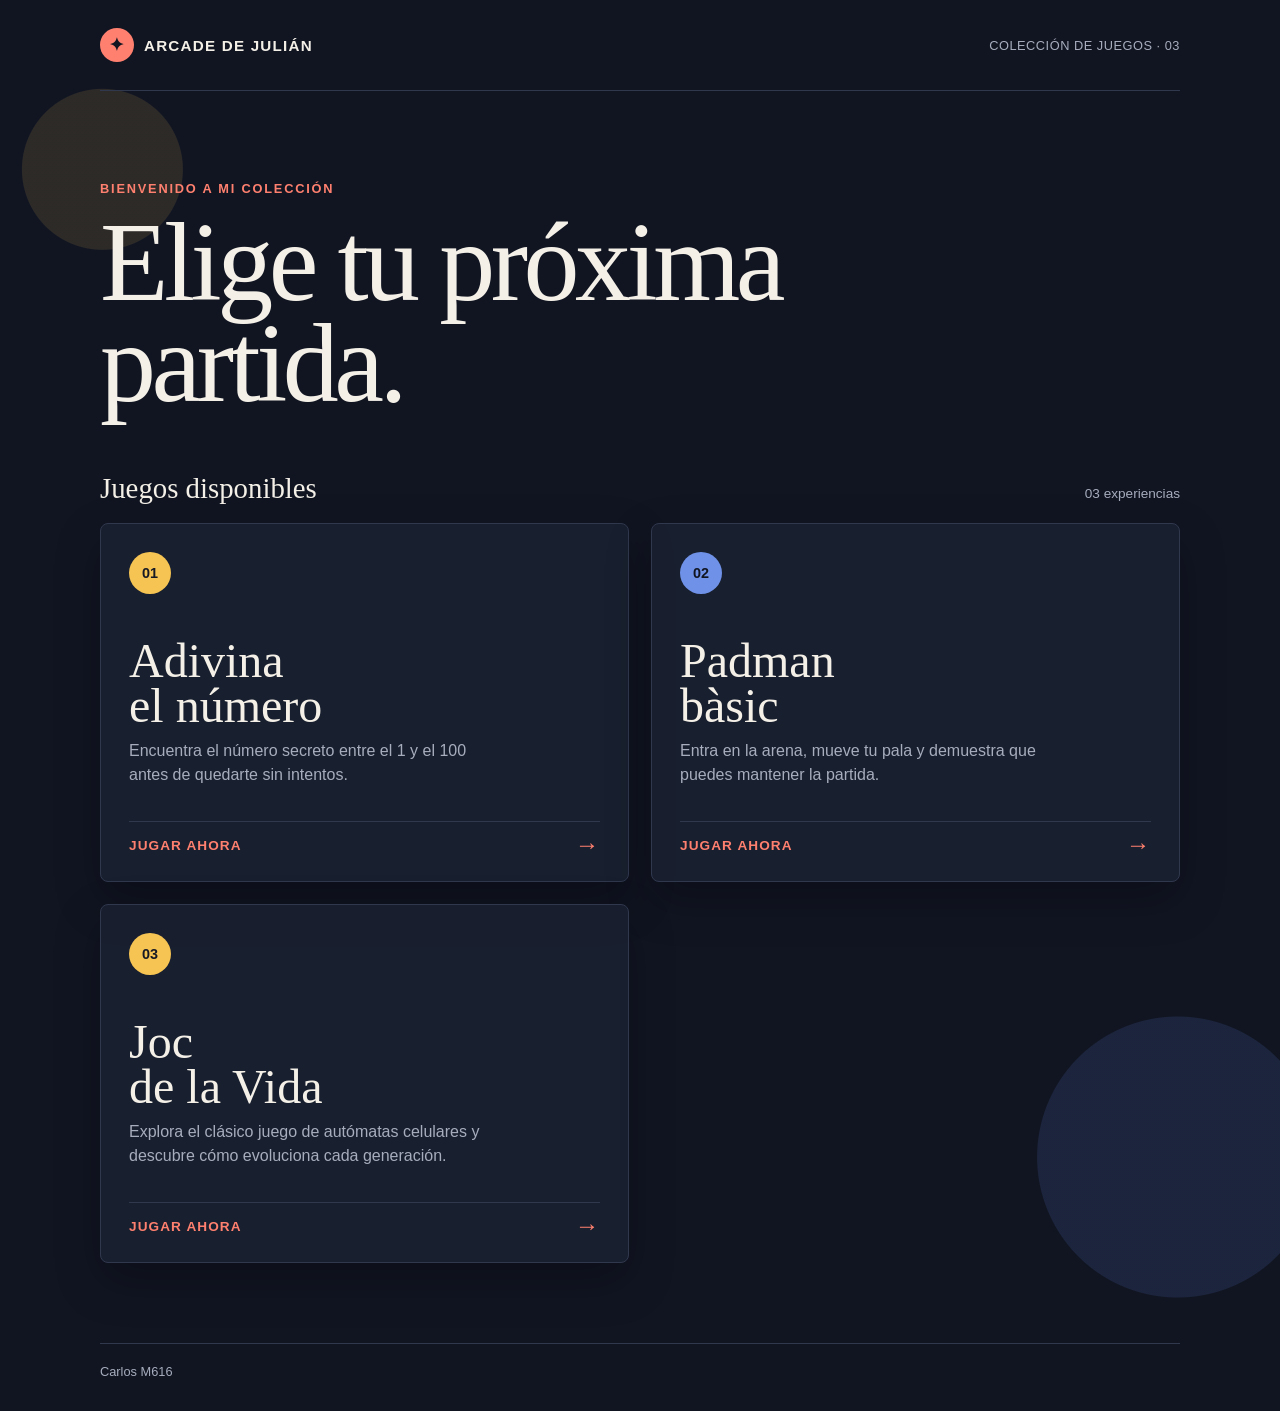
<file: index.html>
<!DOCTYPE html>
<html lang="es">
<head>
	<meta charset="UTF-8">
	<meta name="viewport" content="width=device-width, initial-scale=1.0">
	<meta name="description" content="Portal de juegos de Carlos">
	<title>Arcade de Julián</title>
	<link rel="stylesheet" href="styles/main.css">
</head>
<body>
	<header class="site-header">
		<a class="brand" href="./index.html" aria-label="Volver al inicio">
			<span class="brand-mark" aria-hidden="true">✦</span>
			Arcade de Julián
		</a>
		<span class="status">Colección de juegos · 03</span>
	</header>

	<main>
		<section class="intro" aria-labelledby="page-title">
			<p class="eyebrow">Bienvenido a mi colección</p>
			<h1 id="page-title">Elige tu próxima partida.</h1>
		</section>

		<section aria-labelledby="games-title">
			<div class="games-heading">
				<h2 id="games-title">Juegos disponibles</h2>
				<span class="games-count">03 experiencias</span>
			</div>

			<div class="game-grid">
				<a class="game-card" href="./Proyectos/Projecte%201.1%20-%20Adivina%20el%20n%C3%BAmero/index.html">
					<div>
						<span class="card-number">01</span>
						<h3>Adivina<br>el número</h3>
						<p>Encuentra el número secreto entre el 1 y el 100 antes de quedarte sin intentos.</p>
					</div>
					<div class="play-link">Jugar ahora <span aria-hidden="true">→</span></div>
				</a>

				<a class="game-card" href="./Proyectos/Projecte%201.2%20-%20Padman%20b%C3%A0sic/index.html">
					<div>
						<span class="card-number">02</span>
						<h3>Padman<br>bàsic</h3>
						<p>Entra en la arena, mueve tu pala y demuestra que puedes mantener la partida.</p>
					</div>
					<div class="play-link">Jugar ahora <span aria-hidden="true">→</span></div>
				</a>

				<a class="game-card" href="./Proyectos/Projecte%201.3%20-%20Joc%20de%20la%20Vida/index.html">
					<div>
						<span class="card-number">03</span>
						<h3>Joc<br>de la Vida</h3>
						<p>Explora el clásico juego de autómatas celulares y descubre cómo evoluciona cada generación.</p>
					</div>
					<div class="play-link">Jugar ahora <span aria-hidden="true">→</span></div>
				</a>
			</div>
		</section>
	</main>
    
	<footer>Carlos M616</footer>
</body>
</html>
</file>
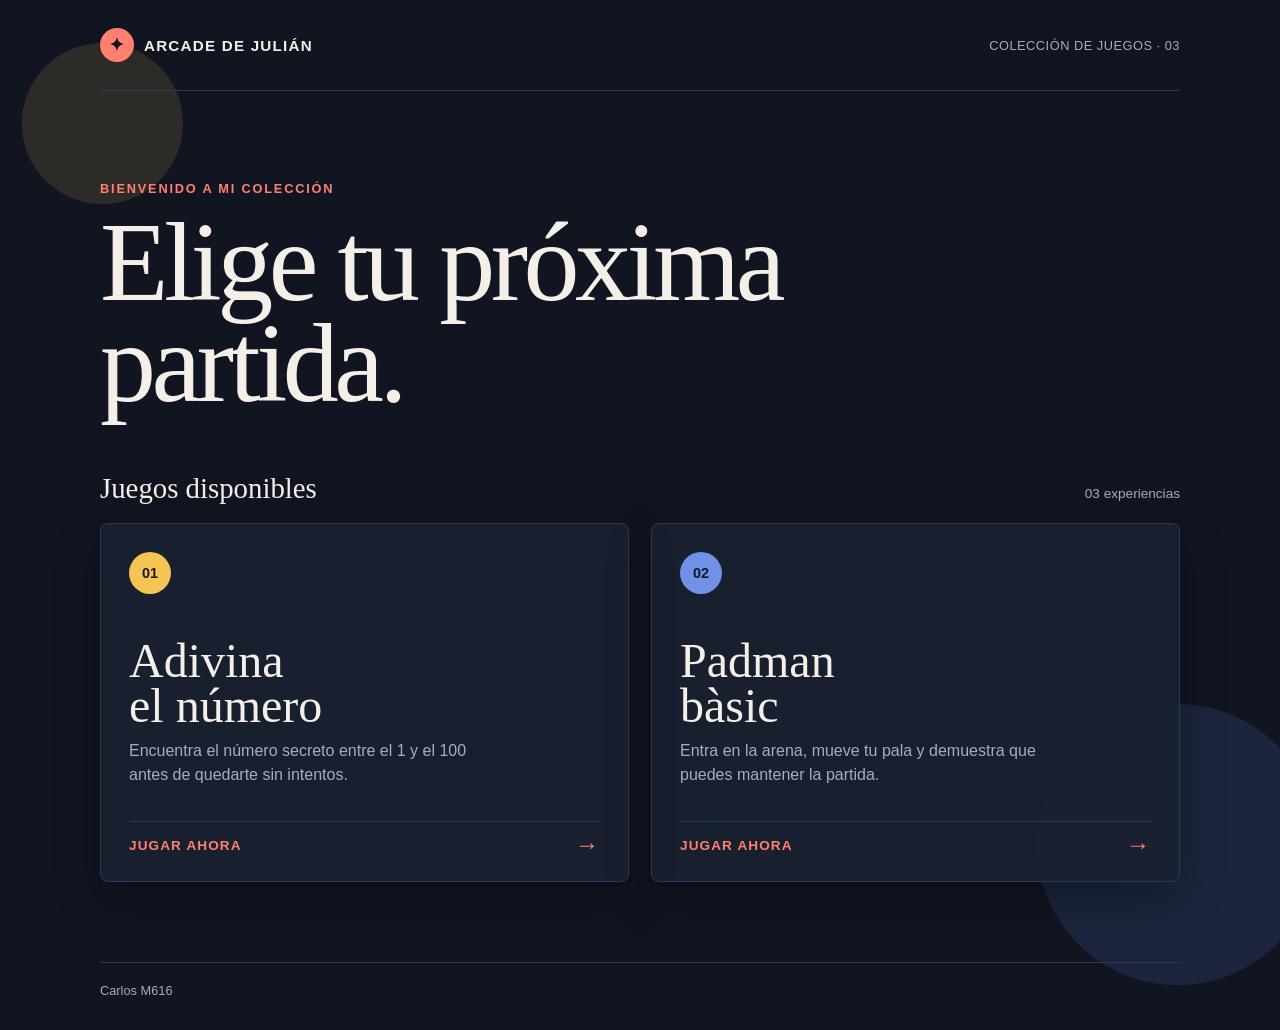
<file: Proyectos/index.html>
<!DOCTYPE html>
<html lang="es">
<head>
	<meta charset="UTF-8">
	<meta name="viewport" content="width=device-width, initial-scale=1.0">
	<meta name="description" content="Portal de juegos de Carlos">
	<title>Arcade de Julián</title>
	<link rel="stylesheet" href="styles/main.css">
</head>
<body>
	<header class="site-header">
		<a class="brand" href="./index.html" aria-label="Volver al inicio">
			<span class="brand-mark" aria-hidden="true">✦</span>
			Arcade de Julián
		</a>
		<span class="status">Colección de juegos · 03</span>
	</header>

	<main>
		<section class="intro" aria-labelledby="page-title">
			<p class="eyebrow">Bienvenido a mi colección</p>
			<h1 id="page-title">Elige tu próxima partida.</h1>
		</section>

		<section aria-labelledby="games-title">
			<div class="games-heading">
				<h2 id="games-title">Juegos disponibles</h2>
				<span class="games-count">03 experiencias</span>
			</div>

			<div class="game-grid">
				<a class="game-card" href="./Projecte%201.1%20-%20Adivina%20el%20n%C3%BAmero/index.html">
					<div>
						<span class="card-number">01</span>
						<h3>Adivina<br>el número</h3>
						<p>Encuentra el número secreto entre el 1 y el 100 antes de quedarte sin intentos.</p>
					</div>
					<div class="play-link">Jugar ahora <span aria-hidden="true">→</span></div>
				</a>

				<a class="game-card" href="./Projecte%201.2%20-%20Padman%20b%C3%A0sic/index.html">
					<div>
						<span class="card-number">02</span>
						<h3>Padman<br>bàsic</h3>
						<p>Entra en la arena, mueve tu pala y demuestra que puedes mantener la partida.</p>
					</div>
					<div class="play-link">Jugar ahora <span aria-hidden="true">→</span></div>
				</a>
			</div>
		</section>
	</main>

	<footer>Carlos M616</footer>
</body>
</html>
</file>
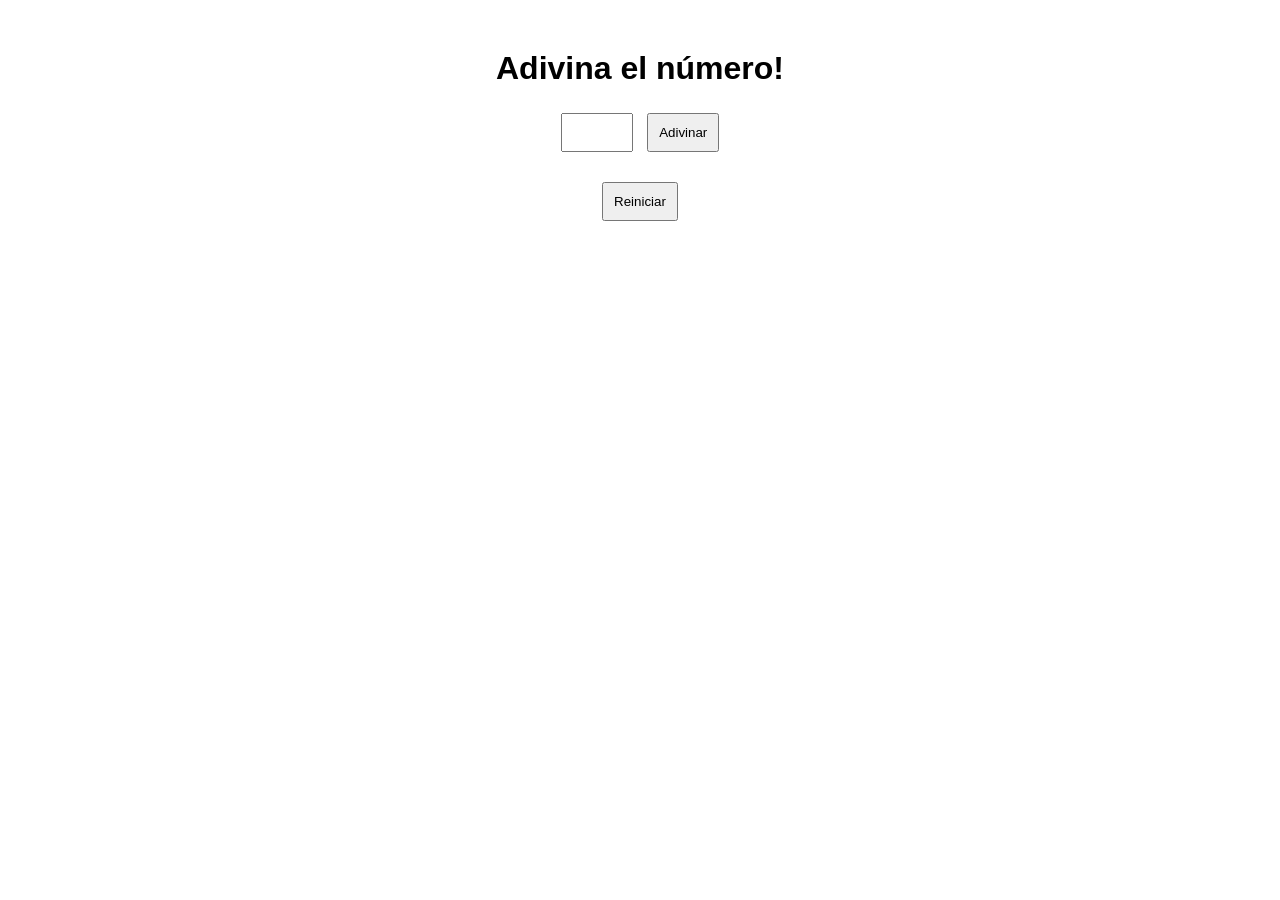
<file: Proyectos/Projecte 1.1 - Adivina el número/index.html>
<!DOCTYPE html>
<html lang="ca">
<head>
  <meta charset="UTF-8">
  <title>Adivina el número</title>
  <link rel="stylesheet" href="styles/main.css">
</head>
<body>
  <h1>Adivina el número!</h1>
  
  <form id="guess-form">
    <input type="number" id="user-input" min="1" max="100" required>
    <button type="submit">Adivinar</button>
  </form>

  <p id="message"></p>
  <p id="attempts"></p>
  <button id="restart">Reiniciar</button>

  <script type="module" src="scripts/game.js"></script>
  <script type="module" src="scripts/ui.js"></script>
</body>
</html>
</file>
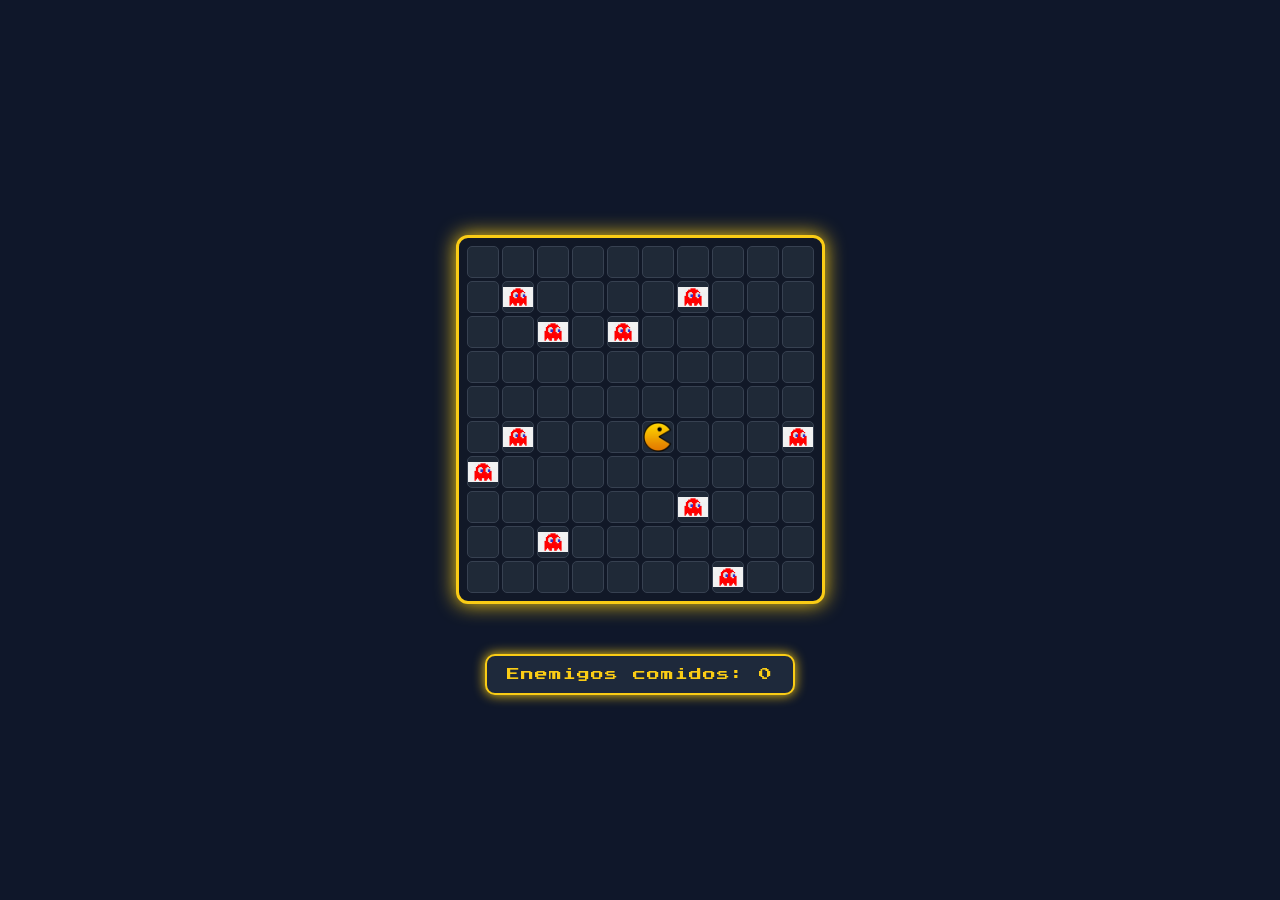
<file: Proyectos/Projecte 1.2 - Padman bàsic/index.html>
<!DOCTYPE html>
<html lang="es">
<head>
    <meta charset="UTF-8">
    <meta name="viewport" content="width=device-width, initial-scale=1.0">
    <title>Padman Bàsic</title>

    <link rel="stylesheet" href="styles/game.css">
    <link rel="stylesheet" href="styles/main.css">

</head>
<body>
    
    <div id="game-board">


    </div>

    <div id="Info">

    </div>


    <script src="scripts/player.js"></script>
    <script src="scripts/enemy.js"></script>
    <script src="scripts/renderer.js"></script>
    <script src="scripts/game.js"></script>

</body>
</html>
</file>
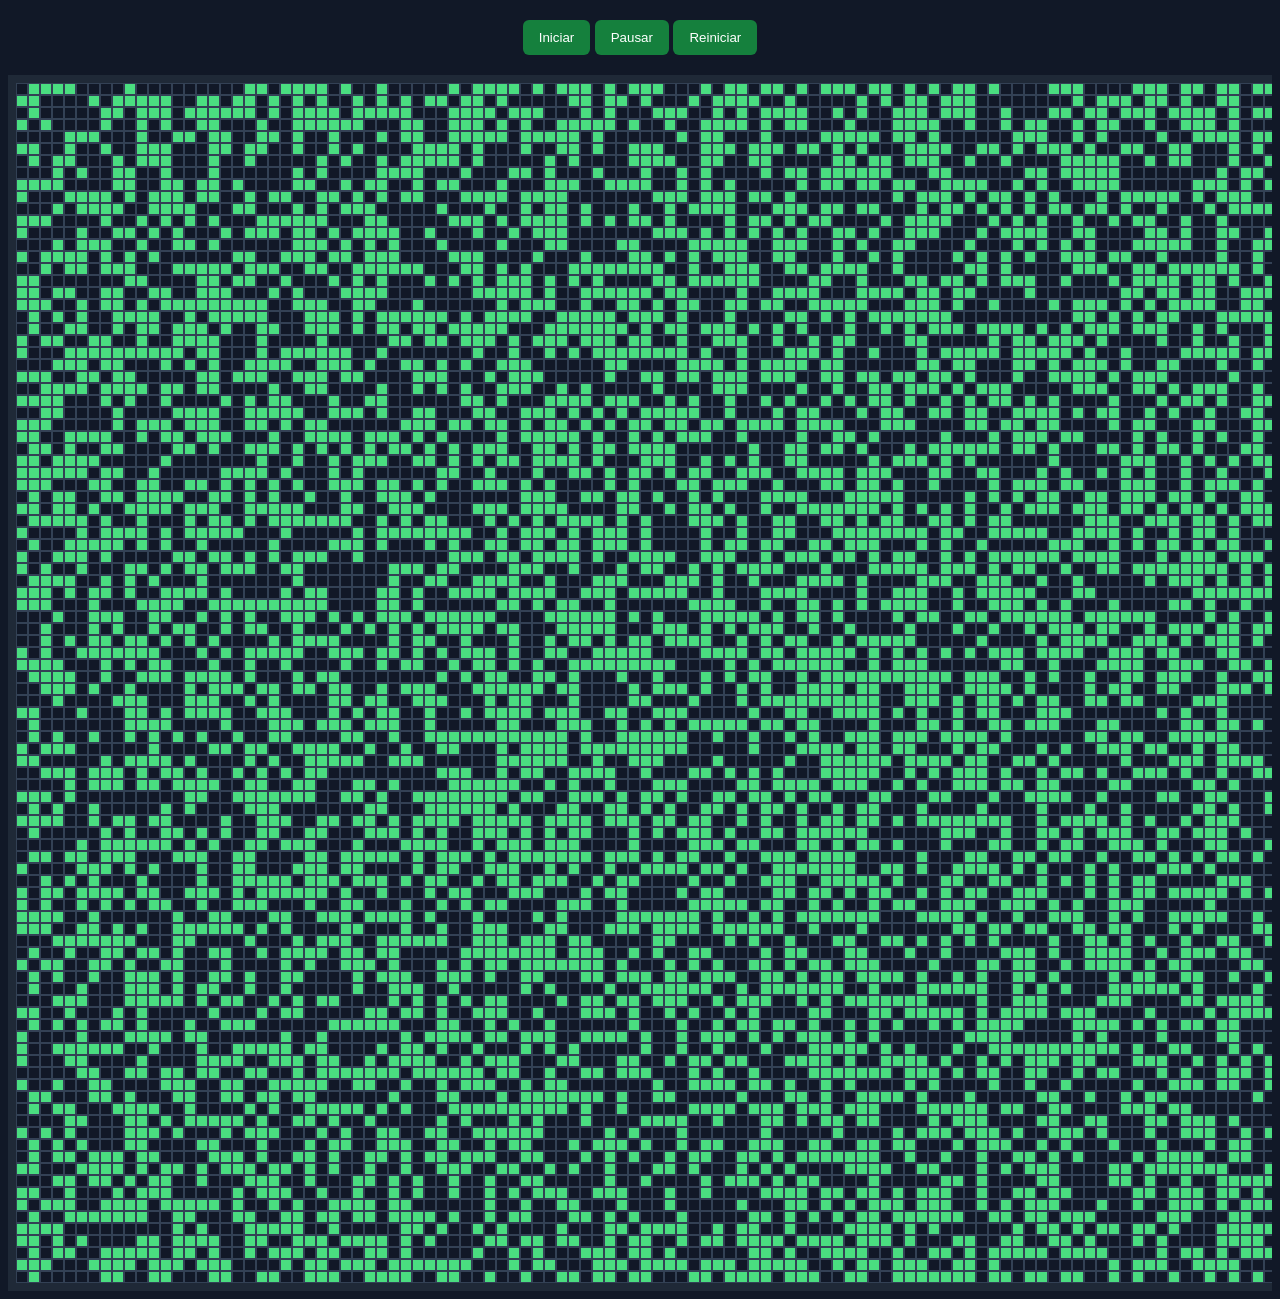
<file: Proyectos/Projecte 1.3 - Joc de la Vida/index.html>
<!DOCTYPE html>
<html lang="es">
<head>
    <meta charset="UTF-8">
    <meta name="viewport" content="width=device-width, initial-scale=1.0">
    <title>Juego de la vida</title>
    <link rel="stylesheet" href="estilos.css">
</head>
<body>
    
<div id="controls">
    <button id="start">Iniciar</button>
    <button id="pause">Pausar</button>
    <button id="reset">Reiniciar</button>
</div>

<div id="univers-container"></div>


<script src="funciones.js" type="module"></script>
<script src="index.js" type="module"></script>
</body>
</html>
</file>
<file: styles/main.css>
:root {
	--ink: #f4f0e8;
	--muted: #a7adbd;
	--paper: #111522;
	--panel: #1a2030;
	--line: #30384e;
	--coral: #ff806f;
	--yellow: #f6c453;
	--blue: #6f92e8;
	--shadow: 0 18px 45px rgba(0, 0, 0, 0.28);
}

* {
	box-sizing: border-box;
}

body {
	margin: 0;
	color: var(--ink);
	background:
		radial-gradient(circle at 8% 12%, rgba(246, 196, 83, 0.12) 0 80px, transparent 81px),
		radial-gradient(circle at 92% 82%, rgba(82, 119, 199, 0.16) 0 140px, transparent 141px),
		var(--paper);
	font-family: Georgia, 'Times New Roman', serif;
}

.site-header,
main,
footer {
	width: min(1080px, calc(100% - 40px));
	margin: 0 auto;
}

.site-header {
	display: flex;
	align-items: center;
	justify-content: space-between;
	padding: 28px 0;
	border-bottom: 1px solid var(--line);
	font-family: Arial, sans-serif;
}

.brand {
	display: flex;
	align-items: center;
	gap: 10px;
	color: var(--ink);
	font-size: 0.95rem;
	font-weight: 800;
	letter-spacing: 0.08em;
	text-decoration: none;
	text-transform: uppercase;
}

.brand-mark {
	display: grid;
	width: 34px;
	height: 34px;
	place-items: center;
	border-radius: 50%;
	color: var(--paper);
	background: var(--coral);
	font-size: 1.1rem;
}

.status {
	color: var(--muted);
	font-size: 0.8rem;
	letter-spacing: 0.04em;
	text-transform: uppercase;
}

.intro {
	max-width: 760px;
	padding: 90px 0 58px;
}

.eyebrow {
	margin: 0 0 16px;
	color: var(--coral);
	font-family: Arial, sans-serif;
	font-size: 0.8rem;
	font-weight: 800;
	letter-spacing: 0.14em;
	text-transform: uppercase;
}

h1 {
	margin: 0;
	font-size: clamp(3.5rem, 9vw, 7rem);
	font-weight: 400;
	letter-spacing: -0.04em;
	line-height: 0.9;
}

.intro p:last-child {
	max-width: 540px;
	margin: 28px 0 0;
	color: var(--muted);
	font-family: Arial, sans-serif;
	font-size: 1.05rem;
	line-height: 1.65;
}

.games-heading {
	display: flex;
	align-items: baseline;
	justify-content: space-between;
	margin-bottom: 18px;
}

h2 {
	margin: 0;
	font-size: 1.8rem;
	font-weight: 400;
}

.games-count {
	color: var(--muted);
	font-family: Arial, sans-serif;
	font-size: 0.85rem;
}

.game-grid {
	display: grid;
	grid-template-columns: repeat(2, minmax(0, 1fr));
	gap: 22px;
	padding-bottom: 80px;
}

.game-card {
	display: flex;
	min-height: 290px;
	flex-direction: column;
	justify-content: space-between;
	padding: 28px;
	border: 1px solid var(--line);
	border-radius: 8px;
	background: rgba(26, 32, 48, 0.88);
	box-shadow: var(--shadow);
	text-decoration: none;
	transition: transform 180ms ease, box-shadow 180ms ease, border-color 180ms ease;
}

.game-card:hover,
.game-card:focus-visible {
	transform: translateY(-6px);
	border-color: var(--coral);
	box-shadow: 0 24px 55px rgba(0, 0, 0, 0.42);
	outline: none;
}

.card-number {
	display: inline-grid;
	width: 42px;
	height: 42px;
	place-items: center;
	border-radius: 50%;
	color: #171a25;
	background: var(--yellow);
	font-family: Arial, sans-serif;
	font-size: 0.9rem;
	font-weight: 800;
}

.game-card:nth-child(2) .card-number {
	color: var(--paper);
	background: var(--blue);
}

.game-card h3 {
	margin: 44px 0 10px;
	color: var(--ink);
	font-size: clamp(2rem, 4vw, 3rem);
	font-weight: 400;
	line-height: 0.95;
}

.game-card p {
	max-width: 360px;
	margin: 0;
	color: var(--muted);
	font-family: Arial, sans-serif;
	line-height: 1.5;
}

.play-link {
	display: flex;
	align-items: center;
	justify-content: space-between;
	margin-top: 34px;
	padding-top: 16px;
	border-top: 1px solid var(--line);
	color: var(--coral);
	font-family: Arial, sans-serif;
	font-size: 0.85rem;
	font-weight: 800;
	letter-spacing: 0.08em;
	text-transform: uppercase;
}

.play-link span {
	font-size: 1.5rem;
	line-height: 0;
	transition: transform 180ms ease;
}

.game-card:hover .play-link span,
.game-card:focus-visible .play-link span {
	transform: translateX(5px);
}

footer {
	padding: 20px 0 32px;
	border-top: 1px solid var(--line);
	color: var(--muted);
	font-family: Arial, sans-serif;
	font-size: 0.8rem;
}

@media (max-width: 680px) {
	.site-header,
	main,
	footer {
		width: min(100% - 28px, 540px);
	}

	.status {
		display: none;
	}

	.intro {
		padding: 70px 0 48px;
	}

	.game-grid {
		grid-template-columns: 1fr;
		padding-bottom: 56px;
	}
}
</file>
<file: Proyectos/styles/main.css>
:root {
	--ink: #f4f0e8;
	--muted: #a7adbd;
	--paper: #111522;
	--panel: #1a2030;
	--line: #30384e;
	--coral: #ff806f;
	--yellow: #f6c453;
	--blue: #6f92e8;
	--shadow: 0 18px 45px rgba(0, 0, 0, 0.28);
}

* {
	box-sizing: border-box;
}

body {
	margin: 0;
	color: var(--ink);
	background:
		radial-gradient(circle at 8% 12%, rgba(246, 196, 83, 0.12) 0 80px, transparent 81px),
		radial-gradient(circle at 92% 82%, rgba(82, 119, 199, 0.16) 0 140px, transparent 141px),
		var(--paper);
	font-family: Georgia, 'Times New Roman', serif;
}

.site-header,
main,
footer {
	width: min(1080px, calc(100% - 40px));
	margin: 0 auto;
}

.site-header {
	display: flex;
	align-items: center;
	justify-content: space-between;
	padding: 28px 0;
	border-bottom: 1px solid var(--line);
	font-family: Arial, sans-serif;
}

.brand {
	display: flex;
	align-items: center;
	gap: 10px;
	color: var(--ink);
	font-size: 0.95rem;
	font-weight: 800;
	letter-spacing: 0.08em;
	text-decoration: none;
	text-transform: uppercase;
}

.brand-mark {
	display: grid;
	width: 34px;
	height: 34px;
	place-items: center;
	border-radius: 50%;
	color: var(--paper);
	background: var(--coral);
	font-size: 1.1rem;
}

.status {
	color: var(--muted);
	font-size: 0.8rem;
	letter-spacing: 0.04em;
	text-transform: uppercase;
}

.intro {
	max-width: 760px;
	padding: 90px 0 58px;
}

.eyebrow {
	margin: 0 0 16px;
	color: var(--coral);
	font-family: Arial, sans-serif;
	font-size: 0.8rem;
	font-weight: 800;
	letter-spacing: 0.14em;
	text-transform: uppercase;
}

h1 {
	margin: 0;
	font-size: clamp(3.5rem, 9vw, 7rem);
	font-weight: 400;
	letter-spacing: -0.04em;
	line-height: 0.9;
}

.intro p:last-child {
	max-width: 540px;
	margin: 28px 0 0;
	color: var(--muted);
	font-family: Arial, sans-serif;
	font-size: 1.05rem;
	line-height: 1.65;
}

.games-heading {
	display: flex;
	align-items: baseline;
	justify-content: space-between;
	margin-bottom: 18px;
}

h2 {
	margin: 0;
	font-size: 1.8rem;
	font-weight: 400;
}

.games-count {
	color: var(--muted);
	font-family: Arial, sans-serif;
	font-size: 0.85rem;
}

.game-grid {
	display: grid;
	grid-template-columns: repeat(2, minmax(0, 1fr));
	gap: 22px;
	padding-bottom: 80px;
}

.game-card {
	display: flex;
	min-height: 290px;
	flex-direction: column;
	justify-content: space-between;
	padding: 28px;
	border: 1px solid var(--line);
	border-radius: 8px;
	background: rgba(26, 32, 48, 0.88);
	box-shadow: var(--shadow);
	text-decoration: none;
	transition: transform 180ms ease, box-shadow 180ms ease, border-color 180ms ease;
}

.game-card:hover,
.game-card:focus-visible {
	transform: translateY(-6px);
	border-color: var(--coral);
	box-shadow: 0 24px 55px rgba(0, 0, 0, 0.42);
	outline: none;
}

.card-number {
	display: inline-grid;
	width: 42px;
	height: 42px;
	place-items: center;
	border-radius: 50%;
	color: #171a25;
	background: var(--yellow);
	font-family: Arial, sans-serif;
	font-size: 0.9rem;
	font-weight: 800;
}

.game-card:nth-child(2) .card-number {
	color: var(--paper);
	background: var(--blue);
}

.game-card h3 {
	margin: 44px 0 10px;
	color: var(--ink);
	font-size: clamp(2rem, 4vw, 3rem);
	font-weight: 400;
	line-height: 0.95;
}

.game-card p {
	max-width: 360px;
	margin: 0;
	color: var(--muted);
	font-family: Arial, sans-serif;
	line-height: 1.5;
}

.play-link {
	display: flex;
	align-items: center;
	justify-content: space-between;
	margin-top: 34px;
	padding-top: 16px;
	border-top: 1px solid var(--line);
	color: var(--coral);
	font-family: Arial, sans-serif;
	font-size: 0.85rem;
	font-weight: 800;
	letter-spacing: 0.08em;
	text-transform: uppercase;
}

.play-link span {
	font-size: 1.5rem;
	line-height: 0;
	transition: transform 180ms ease;
}

.game-card:hover .play-link span,
.game-card:focus-visible .play-link span {
	transform: translateX(5px);
}

footer {
	padding: 20px 0 32px;
	border-top: 1px solid var(--line);
	color: var(--muted);
	font-family: Arial, sans-serif;
	font-size: 0.8rem;
}

@media (max-width: 680px) {
	.site-header,
	main,
	footer {
		width: min(100% - 28px, 540px);
	}

	.status {
		display: none;
	}

	.intro {
		padding: 70px 0 48px;
	}

	.game-grid {
		grid-template-columns: 1fr;
		padding-bottom: 56px;
	}
}
</file>
<file: Proyectos/Projecte 1.1 - Adivina el número/styles/main.css>
body {
  font-family: Arial, sans-serif;
  text-align: center;
  margin-top: 50px;
}

input, button {
  padding: 10px;
  margin: 5px;
}

#message {
  font-weight: bold;
  margin-top: 20px;
}
</file>
<file: Proyectos/Projecte 1.2 - Padman bàsic/styles/game.css>
#game-board {
  display: grid;
  grid-template-columns: repeat(10, 32px);
  grid-template-rows: repeat(10, 32px);
  gap: 3px;
  background: #111827;
  border: 3px solid #facc15;
  border-radius: 12px;
  padding: 8px;
  margin: 30px auto;
  width: max-content;
  box-shadow: 0 0 20px #facc15;
}

.celda {
  width: 32px;
  height: 32px;
  border: 1px solid #374151;
  box-sizing: border-box;
  display: flex;
  align-items: center;
  justify-content: center;
  font-family: 'Press Start 2P', monospace;
  font-size: 0.7em;
  border-radius: 5px;
  background: #1f2937;
  transition: 0.2s;
}

.celda:hover {
  background: #374151;
  transform: scale(1.08);
}

.buit {
  background: #111827;
  border: 1px solid #1f2937;
}

.celda img {
  width: 100%;
  height: 100%;
  object-fit: contain;
}
</file>
<file: Proyectos/Projecte 1.2 - Padman bàsic/styles/main.css>
@import url('https://fonts.googleapis.com/css2?family=Press+Start+2P&display=swap');

body {
  background: #0f172a;
  min-height: 100vh;
  margin: 0;
  display: flex;
  flex-direction: column;
  align-items: center;
  justify-content: center;
  font-family: 'Press Start 2P', monospace;
}

#Info {
  margin-top: 20px;
  color: #facc15;
  font-size: 0.8em;
  letter-spacing: 1px;
  background: #1e293b;
  border: 2px solid #facc15;
  border-radius: 10px;
  padding: 12px 20px;
  box-shadow: 0 0 12px #facc15;
}
</file>
<file: Proyectos/Projecte 1.3 - Joc de la Vida/estilos.css>
body {
  background-color: #111827;
  color: #f1f5f9;
  font-family: Arial, sans-serif;
  text-align: center;
}

#controls {
  margin: 20px;
}

button {
  padding: 10px 16px;
  border: none;
  border-radius: 6px;
  background-color: #15803d;
  color: white;
  cursor: pointer;
}

button:hover {
  background-color: #16a34a;
}

#univers-container {
  overflow: auto;
  max-width: 100%;
}

.univers {
  display: flex;
  flex-direction: column;
  width: max-content;
  margin: auto;
  padding: 8px;
  background-color: #1f2937;
}

.fila {
  display: flex;
}

.celula {
  width: 10px;
  height: 10px;
  border: 1px solid #334155;
}

.viva {
  background-color: #4ade80;
}

.muerta {
  background-color: #111827;
}
</file>
